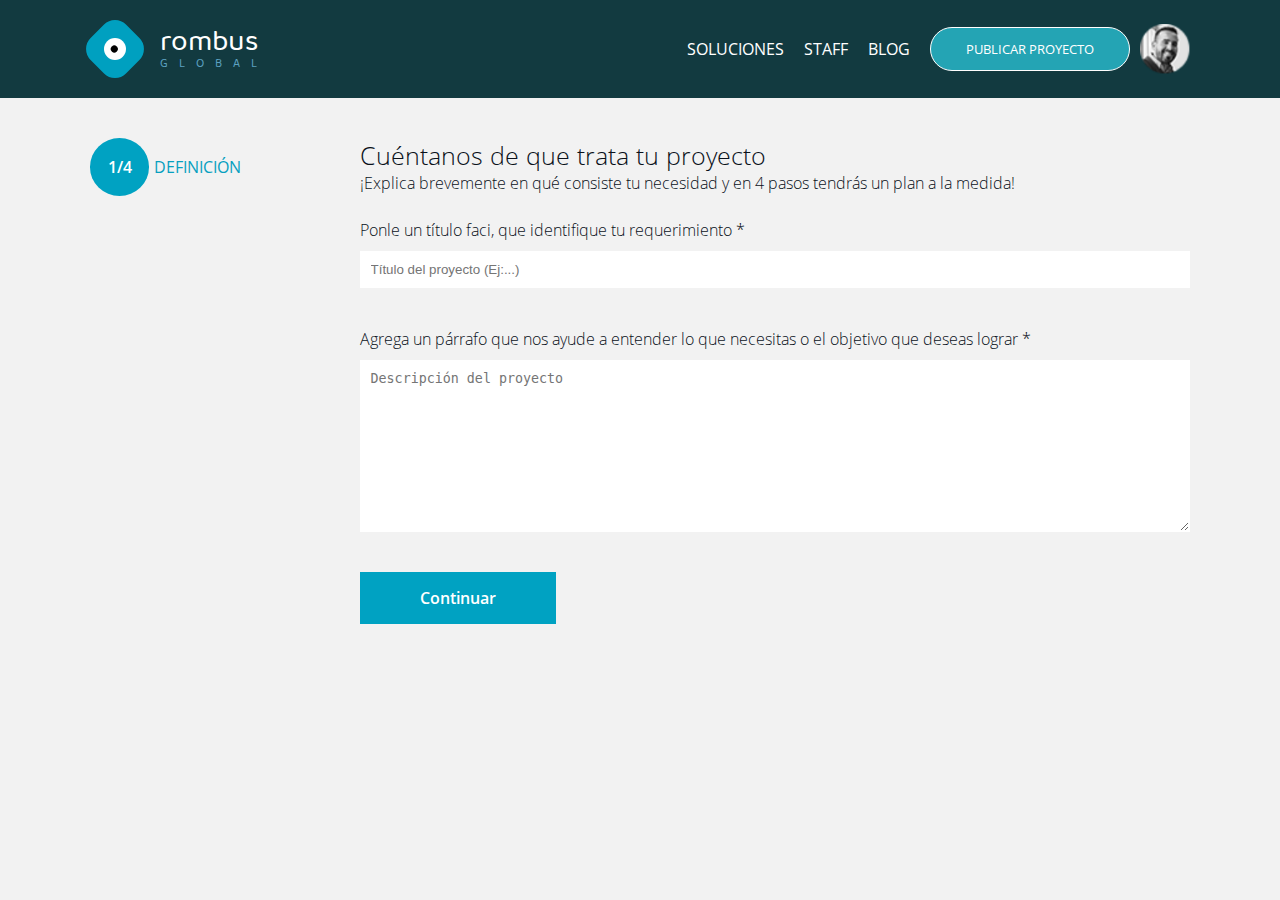
<file: index.html>
<!DOCTYPE html>
<html lang="en">
<head>
    <meta charset="UTF-8">
    <title>Publica tu proyecto</title>
    <link rel="stylesheet" href="./css/style.css">
    <link rel="stylesheet" href="./css/fonts/fontawesome/css/all.css">
</head>
<body>
    <main class="container">
        <header>
            <div class="logo">
                <div class="rombo">
                    <div class="w-circle">
                        <div class="b-circle"></div>
                    </div>
                </div>
                <div class="text">
                    <div class="title">rombus</div>
                    <div class="sub-title">GLOBAL</div>
                </div>
                <div class="image"></div>
            </div>
            <div class="menu mb">
                <span class="fas fa-bars"></span>
            </div>
            <div class="menu">
                <ul>
                    <li>
                        SOLUCIONES
                    </li>
                    <li>
                        STAFF
                    </li>
                    <li>
                        BLOG
                    </li>
                    <li>
                        <button>PUBLICAR PROYECTO</button>
                    </li>
                    <li>
                        <div class="avatar">
                            <div class="image">
                                <img src="./images/avatar.png" alt="">
                            </div>
                        </div>
                    </li>
                </ul>
            </div>
        </header>
        <section class="body">
            <aside class="aside">
                <div class="step-number">
                    <div class="bullet">
                        1/4
                    </div>&nbsp;
                    <div class="label">DEFINICIÓN</div>
                </div>
            </aside>
            <section class="content">
                <div class="step-title">
                    <div class="title">
                        Cuéntanos de que trata tu proyecto
                    </div>
                    <div class="sub-title">¡Explica brevemente en qué consiste tu necesidad y en 4 pasos tendrás un plan a la medida!</div>
                </div>
                <div class="content-step">
                   <div class="step-01">
                       <form action="">
                           <div class="form-elements">
                               <label for="">Ponle un título faci, que identifique tu requerimiento *</label>
                               <input type="text" placeholder="Título del proyecto (Ej:...)">
                           </div>
                           <div class="form-elements">
                               <label for="">Agrega un párrafo que nos ayude a entender lo que necesitas o el objetivo que deseas lograr *</label>
                               <textarea name="" id="" cols="30" rows="10" placeholder="Descripción del proyecto"></textarea>
                           </div>
                       </form>
                   </div>
                </div>

                <div class="btn-container">
                    <a href="views/paso-2.html">Continuar</a>
                </div>
            </section>
        </section>
        <footer>
        </footer>
    </main>
</body>
</html>
</file>
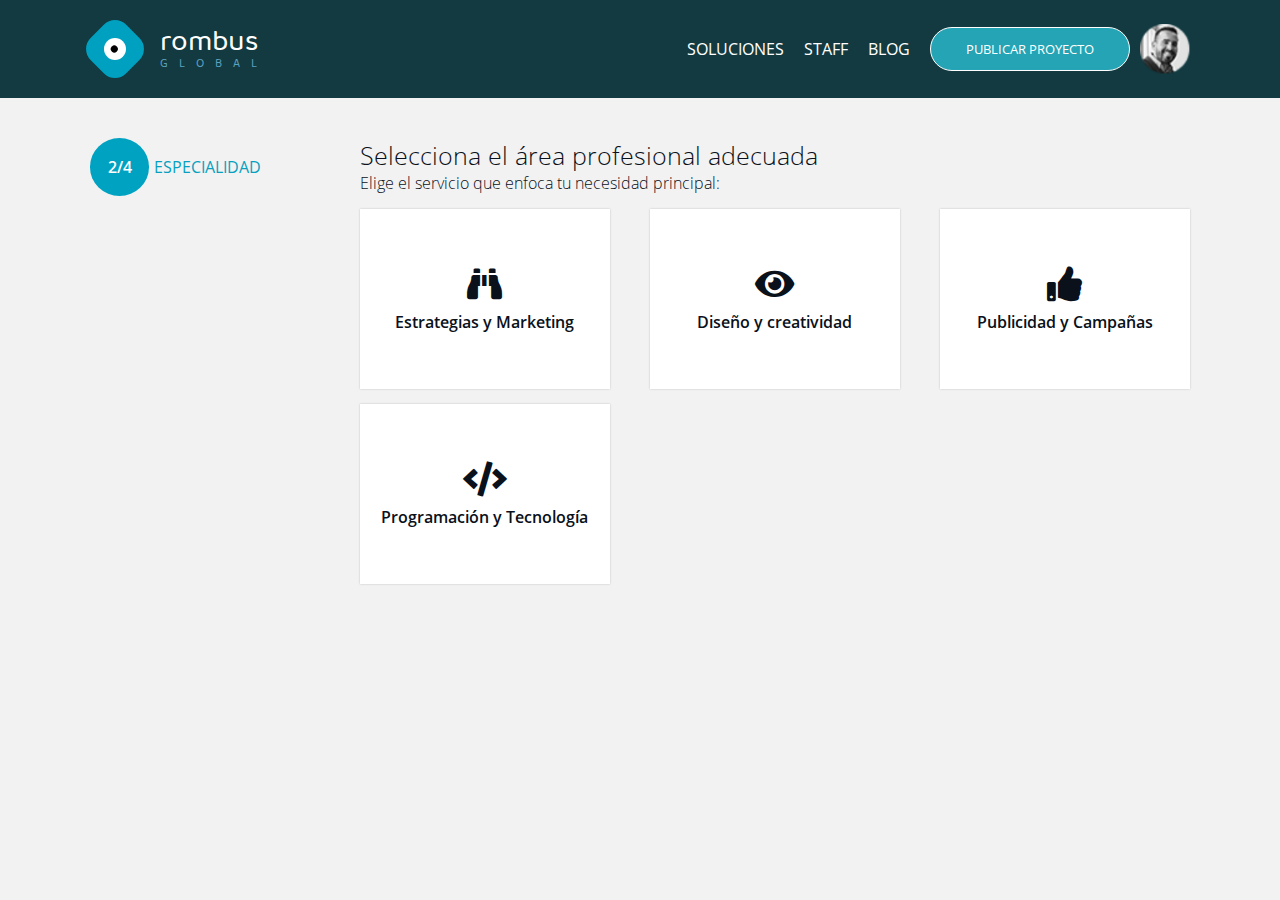
<file: views/paso-2.html>
<!DOCTYPE html>
<html lang="en">
<head>
    <meta charset="UTF-8">
    <title>Publica tu proyecto</title>
    <link rel="stylesheet" href="../css/style.css">
    <link rel="stylesheet" href="../css/fonts/fontawesome/css/all.css">
</head>
<body>
<main class="container">
    <header>
        <div class="logo">
            <div class="rombo">
                <div class="w-circle">
                    <div class="b-circle"></div>
                </div>
            </div>
            <div class="text">
                <div class="title">rombus</div>
                <div class="sub-title">GLOBAL</div>
            </div>
            <div class="image"></div>
        </div>
        <div class="menu mb">
            <span class="fas fa-bars"></span>
        </div>
        <div class="menu">
            <ul>
                <li>
                    SOLUCIONES
                </li>
                <li>
                    STAFF
                </li>
                <li>
                    BLOG
                </li>
                <li>
                    <button>PUBLICAR PROYECTO</button>
                </li>
                <li>
                    <div class="avatar">
                        <div class="image">
                            <img src="../images/avatar.png" alt="">
                        </div>
                    </div>
                </li>
            </ul>
        </div>
    </header>
    <section class="body">
        <aside class="aside">
            <div class="step-number">
                <div class="bullet">
                    2/4
                </div>&nbsp;
                <div class="label">ESPECIALIDAD</div>
            </div>
        </aside>
        <section class="content">
            <div class="step-title">
                <div class="title">
                    Selecciona el área profesional adecuada
                </div>
                <div class="sub-title">Elige el servicio que enfoca tu necesidad principal:</div>
            </div>
            <div class="content-step">
                <div class="step step-02">
                    <ul class="areas">
                        <li class="item item-01" id="em">
                            <div class="icon">
                                <span class="fas fa-binoculars"></span>
                            </div>
                            <div class="title">
                                Estrategias y Marketing
                            </div>
                        </li>
                        <li class="item item-02" id="dc">
                            <div class="icon">
                                <span class="fas fa-eye"></span>
                            </div>
                            <div class="title">
                                Diseño y creatividad
                            </div>
                        </li>
                        <li class="item item-03" id="pc">
                            <div class="icon">
                                <span class="fas fa-thumbs-up"></span>
                            </div>
                            <div class="title">
                                Publicidad y Campañas
                            </div>
                        </li>
                        <li class="item item-04" id="pt">
                            <div class="icon">
                                <span class="fas fa-code"></span>
                            </div>
                            <div class="title">
                                Programación y Tecnología
                            </div>
                        </li>
                    </ul>
                    <div class="item-categories hide">
                        <div class="title">
                            Marca dentro del áriea elegida, la categoría y subcategoría que correspondan*
                        </div>
                        <div class="list-categories">
                                <ul class="categories main">
                                <li class="item-s">
                                    <div>Desarrollo de Negocio Digital</div>
                                </li>
                                <li class="item">
                                    <div>
                                        Marca e Imagen Corporativa / Branding</div>
                                </li>
                                <li class="item">
                                    <div>Estrategia de contenidos y Comunicación</div>
                                </li>
                                <li class="item">
                                    <div>Marketing de Social Media</div>
                                </li>
                                <li class="item">
                                    <div>Reputación online</div>
                                </li>
                                <li class="item">
                                    <div>Estrategia de crecimiento (Growth Hacking)</div>
                                </li>
                                <li class="item">
                                    <div>Estrategia de Experiencia de Consumidor</div>
                                </li>
                                <li class="item">
                                    <div>Generación de Propesctos (Leads)</div>
                                </li>
                                <li class="item">
                                    <div>Gestión de Campaña Digital</div>
                                </li>
                                <li class="item">
                                    <div>Optimización en Buscadores (SEM)</div>
                                </li>
                                <li class="item">
                                    <div>Estrategias de ventas online</div>
                                </li>
                                <li class="item">
                                    <div>Relaciones Públicas</div>
                                </li>
                                <li class="item">
                                    <div>Marketing de Influencers</div>
                                </li>
                                <li class="item">
                                    <div>Investigación y Análisis de Mercado</div>
                                </li>
                            </ul>
                            <ul class="categories sub">
                                <li class="item-s">
                                    <div>Marca Lídes</div>
                                </li>
                                <li class="item-s">
                                    <div>Empresa Grande</div>
                                </li>
                                <li class="item-s">
                                    <div>PyME</div>
                                </li>
                                <li class="item-s">
                                    <div>Micro Empresa / Emprendimeinto</div>
                                </li>
                                <li class="item-s">
                                    <div>Institución / ONG</div>
                                </li>
                            </ul>
                        </div>
                    </div>
                    <div class="skills hide">
                        <div class="title">
                            Si lo deseas, puedes agregar hasta 5 habilidades que consideres necesarias
                        </div>
                        <div class="form-content">
                            <form action="">
                                <div class="form-elements">
                                    <input type="text" placeholder="AUTOCOMPLETE">
                                    <button>
                                        <span>AGREGAR</span>
                                        <span class="plus">+</span>
                                    </button>
                                </div>
                            </form>
                        </div>
                        <div class="items-skills">
                            <span class="element">
                                <span class="text">
                                    <span>Diseño de interfaz de Usuario</span>
                                </span>
                            </span>
                            <span class="element">
                                <span class="text">
                                    <span>Ilustración</span>
                                </span>
                            </span>
                            <span class="element">
                                <span class="text">
                                    <span>Adobe Photoshop</span>
                                </span>
                            </span>
                            <span class="element">
                                <span class="text">
                                    <span>Adobe After Effects</span>
                                </span>
                            </span>
                        </div>
                    </div>
                    <!--Diseño y creatividad-->
                </div>
            </div>
            <div class="btn-container">
                <a  class="hide" href="../index.html">
                    <span class="fas fa-chevron-left"></span>&nbsp;Volver
                </a>
                <a class="hide" href="paso-3.html">Continuar</a>
            </div>
        </section>
    </section>
    <footer>
    </footer>
</main>
<script src="../js/script.js"></script>
</body>
</html>
</file>
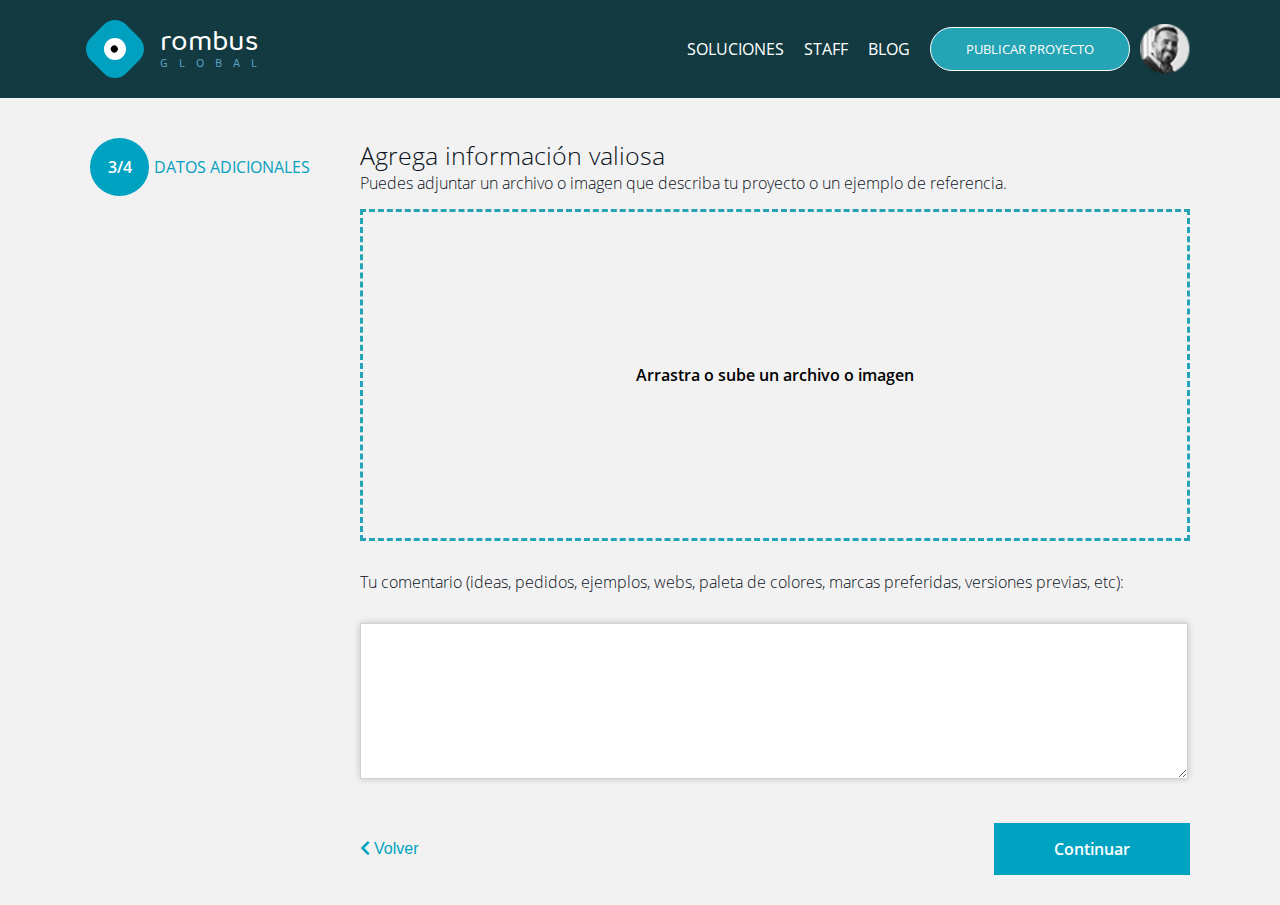
<file: views/paso-3.html>
<!DOCTYPE html>
<html lang="en">
<head>
    <meta charset="UTF-8">
    <title>Publica tu proyecto</title>
    <link rel="stylesheet" href="../css/style.css">
    <link rel="stylesheet" href="../css/fonts/fontawesome/css/all.css">
</head>
<body>
<main class="container">
    <header>
        <div class="logo">
            <div class="rombo">
                <div class="w-circle">
                    <div class="b-circle"></div>
                </div>
            </div>
            <div class="text">
                <div class="title">rombus</div>
                <div class="sub-title">GLOBAL</div>
            </div>
            <div class="image"></div>
        </div>
        <div class="menu mb">
            <span class="fas fa-bars"></span>
        </div>
        <div class="menu">
            <ul>
                <li>
                    SOLUCIONES
                </li>
                <li>
                    STAFF
                </li>
                <li>
                    BLOG
                </li>
                <li>
                    <button>PUBLICAR PROYECTO</button>
                </li>
                <li>
                    <div class="avatar">
                        <div class="image">
                            <img src="../images/avatar.png" alt="">
                        </div>
                    </div>
                </li>
            </ul>
        </div>
    </header>
    <section class="body">
        <aside class="aside">
            <div class="step-number">
                <div class="bullet">
                    3/4
                </div>&nbsp;
                <div class="label">DATOS ADICIONALES</div>
            </div>
        </aside>
        <section class="content">
            <div class="step-title">
                <div class="title">
                    Agrega información valiosa
                </div>
                <div class="sub-title">Puedes adjuntar un archivo o imagen que describa tu proyecto o un ejemplo de referencia.</div>
            </div>
            <div class="content-step">
                <div class="step step-03">
                    <div class="drop-file-container">
                        <div class="dashed-square">
                            <input type="file">
                            <!--<div class="dropped-content">
                                <img src="../images/Archivo.png" alt="">
                                <div>Nombre del archivo (eliminar)</div>
                            </div>-->
                            <span>Arrastra o sube un archivo o imagen </span>
                            
                        </div>
                    </div>
                    <div class="title">
                        Tu comentario (ideas, pedidos, ejemplos, webs, paleta de colores, marcas preferidas, versiones previas, etc):
                    </div>
                    <textarea name="" id="" cols="30" rows="10"></textarea>
                </div>
            </div>
            <div class="btn-container">
                <a  class="" href="paso-2.html">
                    <span class="fas fa-chevron-left"></span>&nbsp;Volver
                </a>
                <a class="" href="paso-4.html">Continuar</a>
            </div>
        </section>
    </section>
    <footer>
    </footer>
</main>
<script src="../js/step03.js"></script>
</body>
</html>
</file>
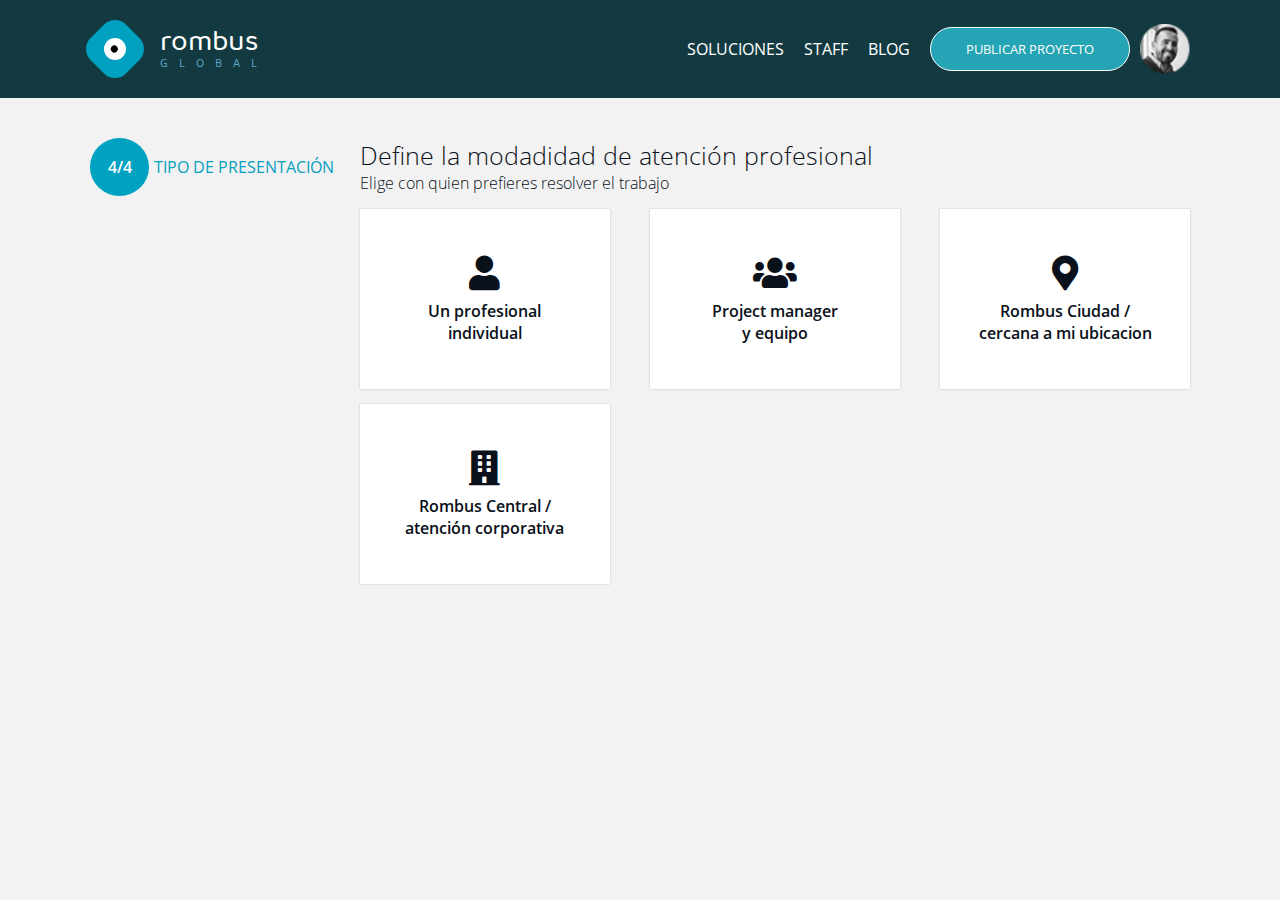
<file: views/paso-4.html>
<!DOCTYPE html>
<html lang="en">
<head>
    <meta charset="UTF-8">
    <title></title>
    <head>
        <meta charset="UTF-8">
        <title>Publica tu proyecto</title>
        <link rel="stylesheet" href="../css/style.css">
        <link rel="stylesheet" href="../css/fonts/fontawesome/css/all.css">
    </head>
<body>
<main class="container">
    <header>
        <div class="logo">
            <div class="rombo">
                <div class="w-circle">
                    <div class="b-circle"></div>
                </div>
            </div>
            <div class="text">
                <div class="title">rombus</div>
                <div class="sub-title">GLOBAL</div>
            </div>
            <div class="image"></div>
        </div>
        <div class="menu mb">
            <span class="fas fa-bars"></span>
        </div>
        <div class="menu">
            <ul>
                <li>
                    SOLUCIONES
                </li>
                <li>
                    STAFF
                </li>
                <li>
                    BLOG
                </li>
                <li>
                    <button>PUBLICAR PROYECTO</button>
                </li>
                <li>
                    <div class="avatar">
                        <div class="image">
                            <img src="../images/avatar.png" alt="">
                        </div>
                    </div>
                </li>
            </ul>
        </div>
    </header>
    <section class="body">
        <aside class="aside">
            <div class="step-number">
                <div class="bullet">
                    4/4
                </div>&nbsp;
                <div class="label">TIPO DE PRESENTACIÓN</div>
            </div>
        </aside>
        <section class="content">
            <div class="step-title">
                <div class="title">
                    Define la modadidad de atención profesional
                </div>
                <div class="sub-title">
                    Elige con quien prefieres resolver el trabajo
                </div>
            </div>
            <div class="content-step">
                <div class="step step-04">
                    <ul class="areas a01">
                        <li class="item item-01" data-id="s01">
                            <div class="icon">
                                <span class="fas fa-user"></span>
                            </div>
                            <div class="title">
                                Un profesional <br>individual
                            </div>
                        </li>
                        <li class="item item-02" data-id="s01">
                            <div class="icon">
                                <span class="fas fa-users"></span>
                            </div>
                            <div class="title">
                                Project manager <br>y equipo
                            </div>
                        </li>
                        <li class="item item-03" data-id="s01">
                            <div class="icon">
                                <span class="fas fa-map-marker-alt"></span>
                            </div>
                            <div class="title">
                                Rombus Ciudad / <br>cercana a mi ubicacion
                            </div>
                        </li>
                        <li class="item item-04" data-id="s01">
                            <div class="icon">
                                <span class="fas fa-building"></span>
                            </div>
                            <div class="title">
                                Rombus Central / <br>atención corporativa
                            </div>
                        </li>
                    </ul>
                    <div id="s01">
                        <div class="title">
                            <div>Selecciona el nivel de experiencia</div>
                            <small>
                                <div>Inicial: talentos que transitan sus primeros años.</div>
                                <div>Medio: ya cuentan con experiencia comprobable.</div>
                                <div>Experto: poseen total dominio en la materia.</div>
                            </small>
                        </div>
                        <ul class="areas sub-01 hide">
                            <li class="item item-01" data-id="s02">
                                <div class="title">
                                    Inicial <br>
                                    $
                                </div>
                            </li>
                            <li class="item item-02" data-id="s02">
                                <div class="title">
                                    Medio <br>
                                    $$
                                </div>
                            </li>
                            <li class="item item-03" data-id="s02">
                                <div class="title">
                                    Experto <br>
                                    $$$
                                </div>
                            </li>
                        </ul>
                    </div>
                    <div id="s02">
                        <div class="title">
                            Tipo de proyecto:
                        </div>
                        <ul class="areas sub-02">
                            <li class="item item-01" data-id="s03">
                                <div class="icon">
                                    <span class="fas fa-file-alt"></span>
                                </div>
                                <div class="title">
                                    Proyecto único, <br>
                                    empieza y termina una sola vez
                                </div>
                            </li>
                            <li class="item item-02" data-id="s03">
                                <div class="icon">
                                    <span class="fas fa-calendar-check"></span>
                                </div>
                                <div class="title">
                                    Proyecto recurrente,<br>se repite según plazo estimado
                                </div>
                            </li>
                            <li class="item item-03" data-id="s03">
                                <div class="icon">
                                    <span class="fas fa-question"></span>
                                </div>
                                <div class="title">
                                    No lo sé aún,<br>lo defeniré luego
                                </div>
                            </li>
                        </ul>
                    </div>
                    <div id="s03">
                        <div class="fields-group">
                            <div class="info">
                                <div class="box">
                                    Si colocas un valor dentro del rango <br>
                                    de precios sugerido, aumentrás <br>
                                    la cantidad y calidad de las respuestas
                                </div><div class="circle"> ? </div>
                            </div>
                            <div class="fields">
                                <div class="form-elements">
                                    <div class="label">Rango de precios</div>
                                    <input type="text" placeholder="$ 1000/2.000">
                                </div>
                                <div class="form-elements">
                                    <div class="label">Tu presupuesto</div>
                                    <input type="text" placeholder="$ 1500">
                                </div>
                            </div>
                        </div>
                    </div>
                </div>
            </div>
            <div class="btn-container">
                <a  class="hide" href="paso-3.html">
                    <span class="fas fa-chevron-left"></span>&nbsp;Volver
                </a>
                <a class="hide" href="../index.html">¡Terminado! ir a Resúmen</a>
            </div>
        </section>
    </section>
    <footer>
    </footer>
</main>
<script src="../js/step04.js"></script>
</body>
</html>
</file>
<file: css/style.css>
@import "fonts.css";
@import "layout.css";
@import "step-01.css";
@import "step-02.css";
@import "step-03.css";
@import "step-04.css";
</file>
